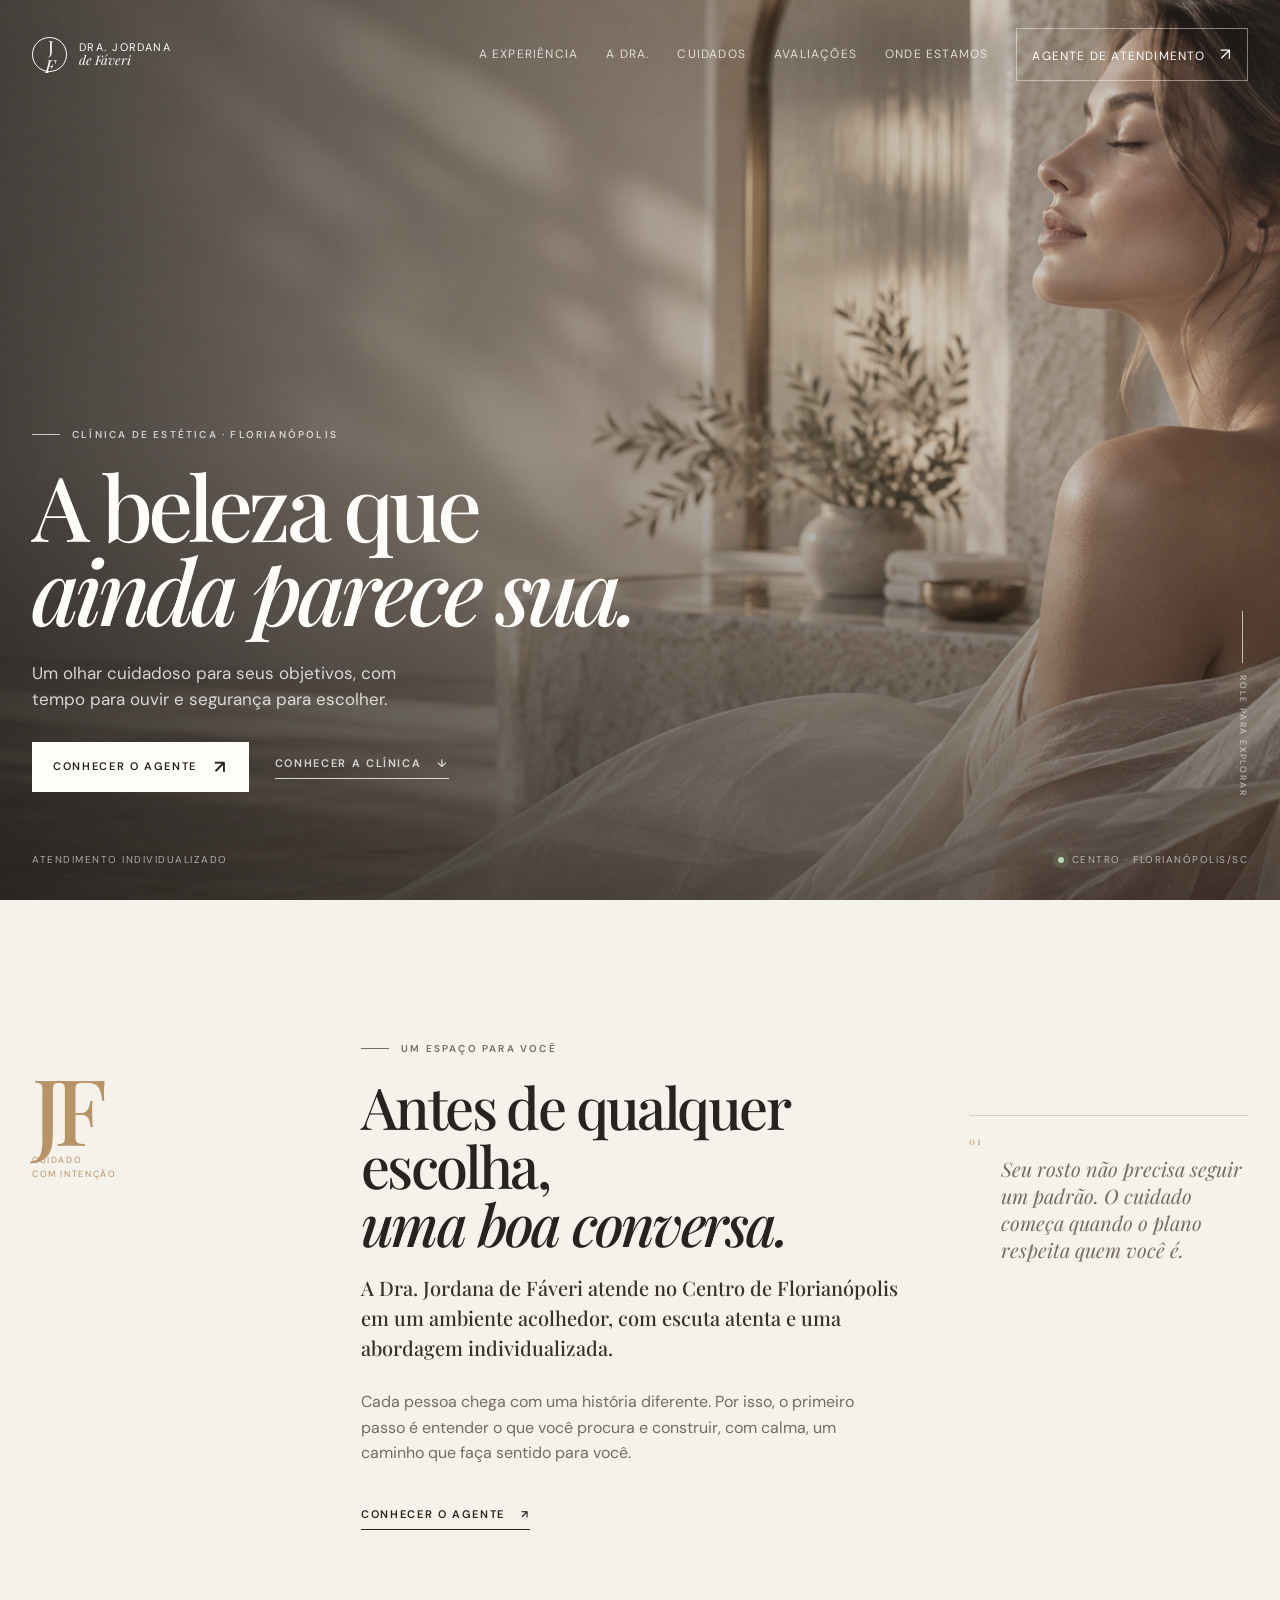
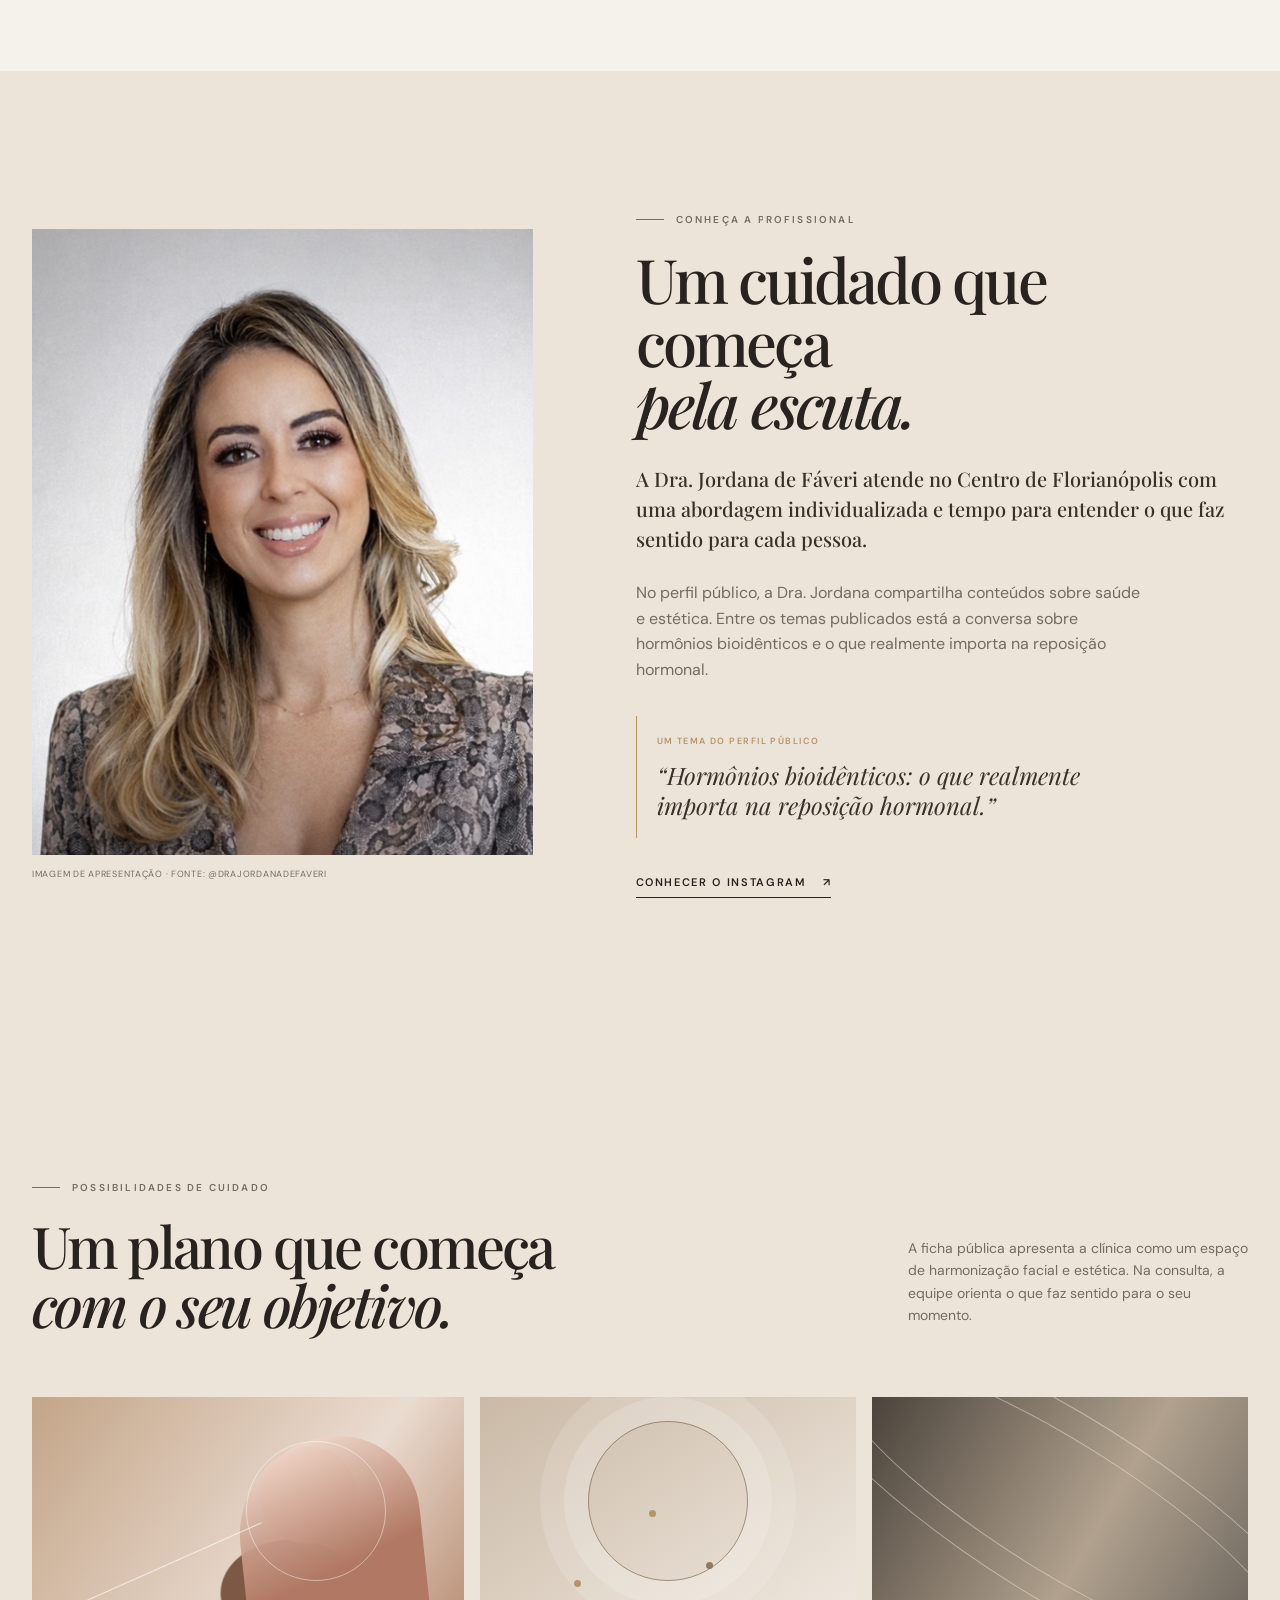
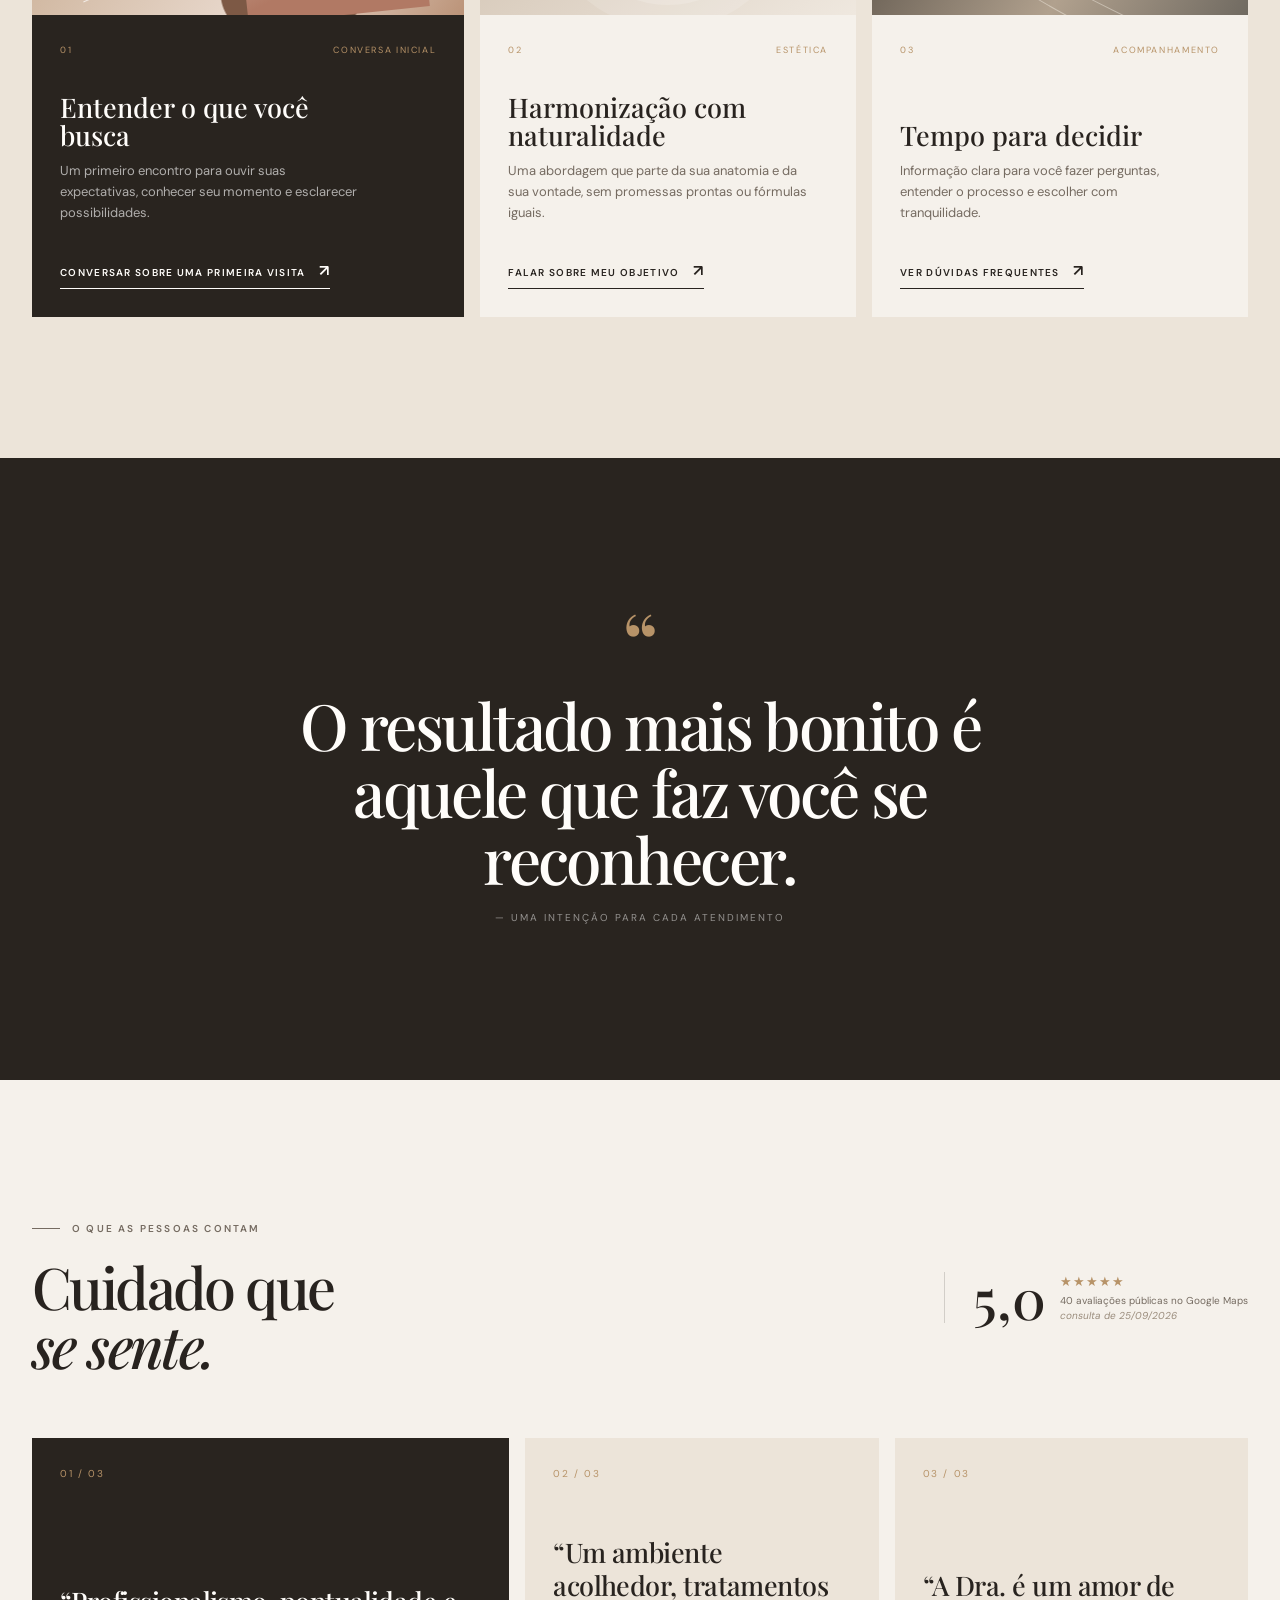
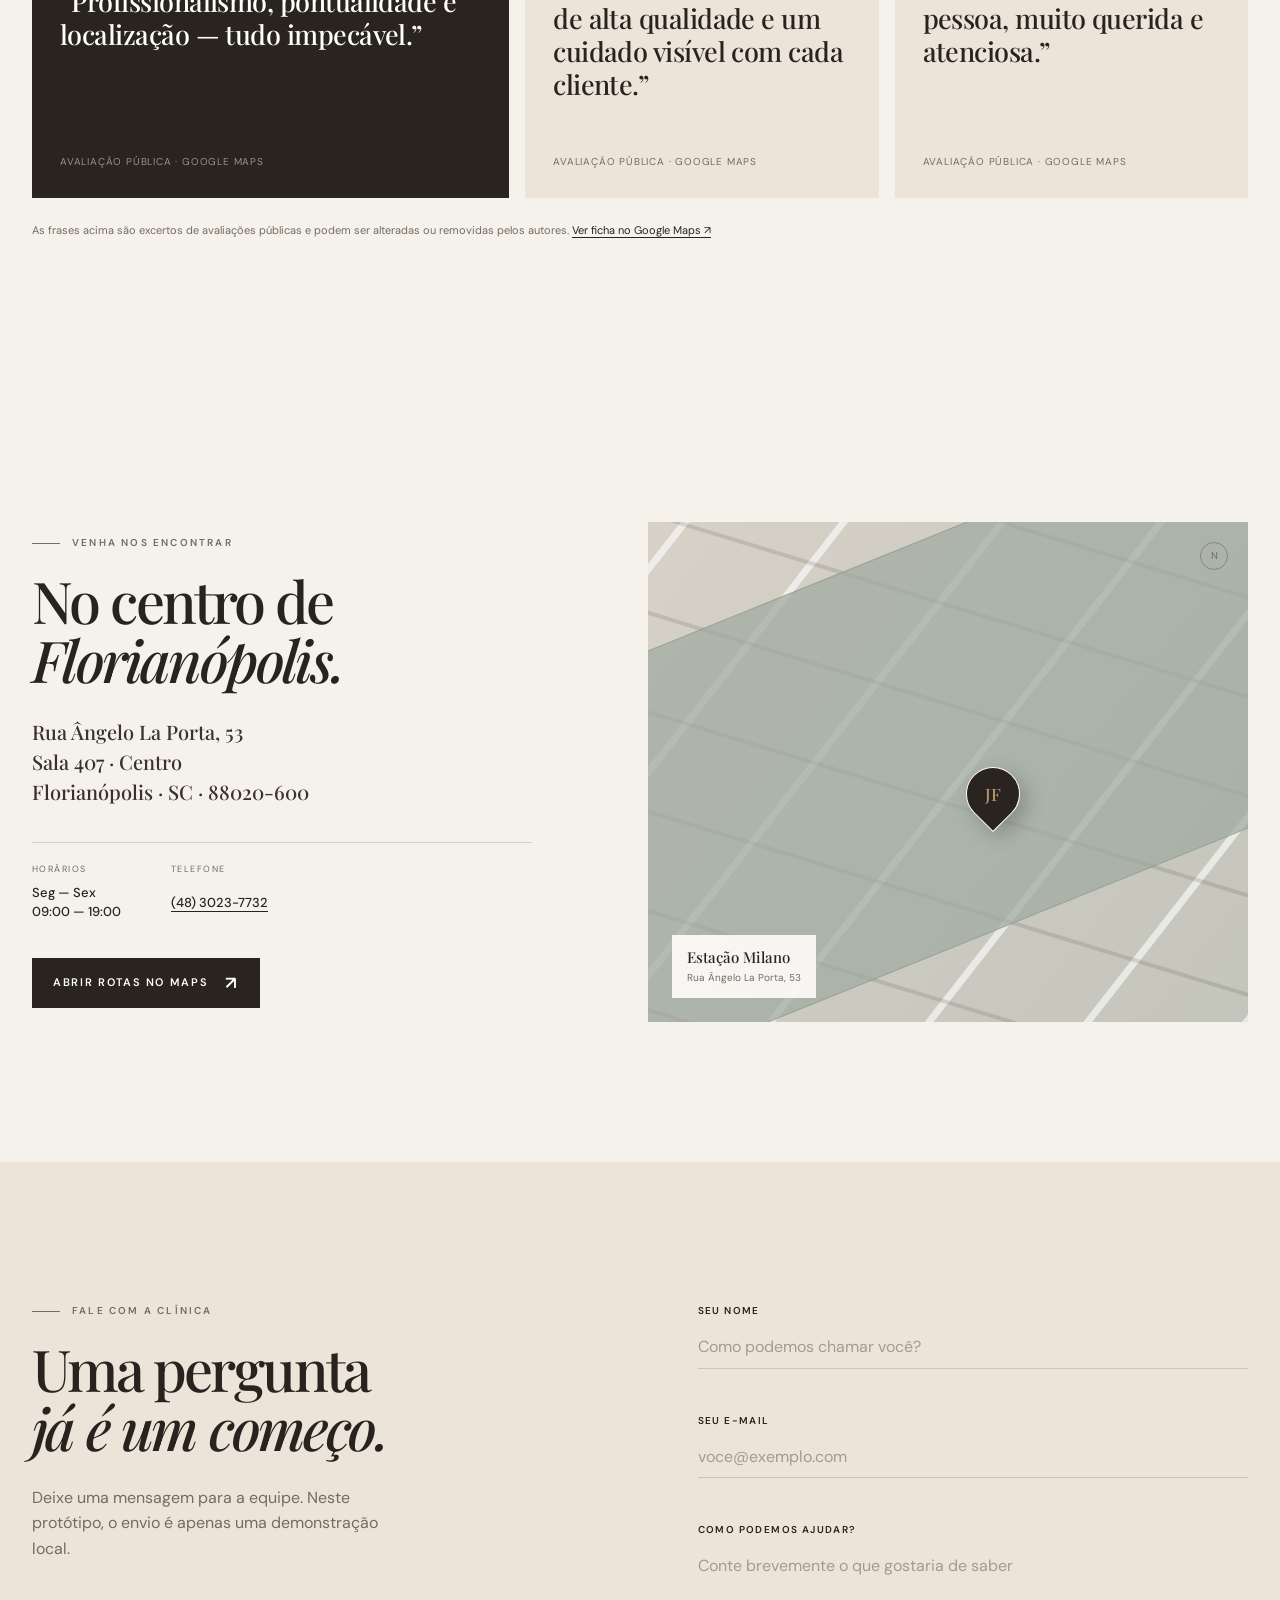
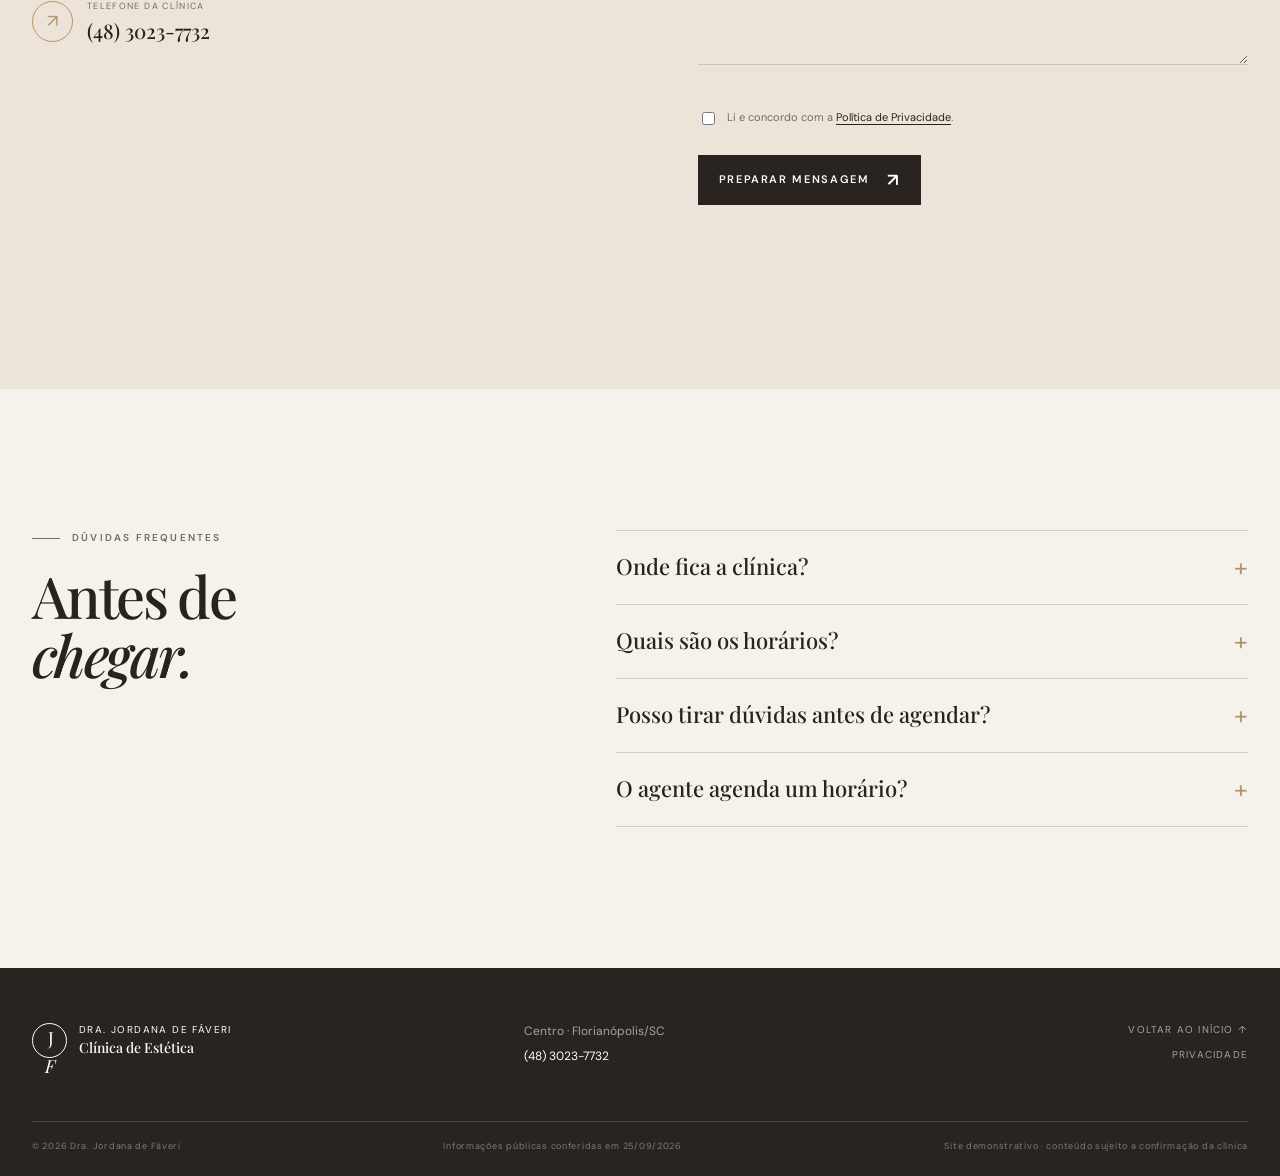
<file: index.html>
<!doctype html>
<html lang="pt-BR">
  <head>
    <meta charset="utf-8" />
    <meta name="viewport" content="width=device-width, initial-scale=1" />
    <meta name="theme-color" content="#f5f1eb" />
    <meta name="description" content="Dra. Jordana de Fáveri — clínica de estética no Centro de Florianópolis. Um atendimento cuidadoso para conversar sobre seus objetivos de beleza." />
    <link rel="canonical" href="https://leandroramos1985.github.io/jordana-de-faveri-clinica-estetica/" />
    <meta property="og:type" content="website" />
    <meta property="og:locale" content="pt_BR" />
    <meta property="og:title" content="Dra. Jordana de Fáveri | Clínica de Estética" />
    <meta property="og:description" content="Cuidado individualizado e uma conversa honesta sobre seus objetivos de beleza, no Centro de Florianópolis." />
    <meta property="og:url" content="https://leandroramos1985.github.io/jordana-de-faveri-clinica-estetica/" />
    <meta name="twitter:card" content="summary_large_image" />
    <link rel="icon" href="public/favicon.svg" type="image/svg+xml" />
    <link rel="preconnect" href="https://fonts.googleapis.com" />
    <link rel="preconnect" href="https://fonts.gstatic.com" crossorigin />
    <link href="https://fonts.googleapis.com/css2?family=DM+Sans:wght@400;500;600&family=Playfair+Display:wght@500;600&display=swap" rel="stylesheet" />
    <link rel="stylesheet" href="styles.css" />
    <script type="application/ld+json">
    {
      "@context": "https://schema.org",
      "@type": "BeautySalon",
      "name": "Dra. Jordana de Fáveri - Clínica de Estética",
      "telephone": "+55 48 3023-7732",
      "address": {
        "@type": "PostalAddress",
        "streetAddress": "Rua Ângelo La Porta, 53 - sala 407",
        "addressLocality": "Florianópolis",
        "addressRegion": "SC",
        "postalCode": "88020-600",
        "addressCountry": "BR"
      },
      "openingHours": ["Mo-Fr 09:00-19:00"],
      "url": "https://leandroramos1985.github.io/jordana-de-faveri-clinica-estetica/"
    }
    </script>
  </head>
  <body>
    <a class="skip-link" href="#conteudo">Pular para o conteúdo</a>
    <header class="site-header" data-header>
      <a class="brand" href="#inicio" aria-label="Dra. Jordana de Fáveri, início">
        <span class="brand-mark">J<span>F</span></span>
        <span class="brand-name">Dra. Jordana<br /><em>de Fáveri</em></span>
      </a>
      <button class="menu-toggle" type="button" aria-expanded="false" aria-controls="mobile-menu">
        <span></span><span></span><span></span><span class="sr-only">Abrir menu</span>
      </button>
      <nav class="desktop-nav" aria-label="Navegação principal">
        <a href="#experiencia">A experiência</a>
        <a href="#dra-jordana">A Dra.</a>
        <a href="#cuidados">Cuidados</a>
        <a href="#avaliacoes">Avaliações</a>
        <a href="#localizacao">Onde estamos</a>
        <a class="nav-cta" href="agente-simulador/">Agente de atendimento <span aria-hidden="true">↗</span></a>
      </nav>
      <nav class="mobile-menu" id="mobile-menu" aria-label="Navegação móvel" hidden>
        <a href="#experiencia">A experiência</a>
        <a href="#dra-jordana">A Dra.</a>
        <a href="#cuidados">Cuidados</a>
        <a href="#avaliacoes">Avaliações</a>
        <a href="#localizacao">Onde estamos</a>
        <a class="nav-cta" href="agente-simulador/">Agente de atendimento <span aria-hidden="true">↗</span></a>
      </nav>
    </header>

    <main id="conteudo">
      <section class="hero" id="inicio" aria-labelledby="hero-title">
        <div class="hero-media" aria-hidden="true">
          <video autoplay muted loop playsinline preload="metadata" poster="public/hero-poster.png">
            <source src="https://cdn.pixabay.com/video/2020/09/25/50705-462349346_large.mp4" type="video/mp4" />
          </video>
          <div class="hero-vignette"></div>
          <div class="hero-grain"></div>
        </div>
        <div class="hero-content page-wrap">
          <p class="eyebrow light"><span class="eyebrow-line"></span> Clínica de estética · Florianópolis</p>
          <h1 id="hero-title">A beleza que<br /><em>ainda parece sua.</em></h1>
          <p class="hero-lede">Um olhar cuidadoso para seus objetivos, com tempo para ouvir e segurança para escolher.</p>
          <div class="hero-actions">
            <a class="button button-light" href="agente-simulador/">Conhecer o agente <span aria-hidden="true">↗</span></a>
            <a class="text-link light-link" href="#experiencia">Conhecer a clínica <span aria-hidden="true">↓</span></a>
          </div>
          <div class="hero-foot">
            <span>Atendimento individualizado</span>
            <span class="hero-location"><span class="pulse-dot"></span> Centro · Florianópolis/SC</span>
          </div>
        </div>
        <div class="scroll-cue" aria-hidden="true"><span></span> role para explorar</div>
      </section>

      <section class="intro section-pad" id="experiencia" aria-labelledby="intro-title">
        <div class="page-wrap intro-grid">
          <div class="intro-stamp reveal"><span>JF</span><small>cuidado<br />com intenção</small></div>
          <div class="intro-copy reveal">
            <p class="eyebrow"><span class="eyebrow-line"></span> Um espaço para você</p>
            <h2 id="intro-title">Antes de qualquer escolha,<br /><em>uma boa conversa.</em></h2>
            <p class="lead">A Dra. Jordana de Fáveri atende no Centro de Florianópolis em um ambiente acolhedor, com escuta atenta e uma abordagem individualizada.</p>
            <p class="body-copy">Cada pessoa chega com uma história diferente. Por isso, o primeiro passo é entender o que você procura e construir, com calma, um caminho que faça sentido para você.</p>
            <a class="text-link dark-link" href="agente-simulador/">Conhecer o agente <span aria-hidden="true">↗</span></a>
          </div>
          <div class="intro-note reveal"><span class="note-number">01</span><p>Seu rosto não precisa seguir um padrão. O cuidado começa quando o plano respeita quem você é.</p></div>
        </div>
      </section>

      <section class="doctor section-pad" id="dra-jordana" aria-labelledby="doctor-title">
        <div class="page-wrap doctor-grid">
          <figure class="doctor-portrait reveal">
            <img src="public/dra-jordana-portrait-original.png" alt="Retrato da Dra. Jordana de Fáveri" loading="lazy" />
            <figcaption>Imagem de apresentação · fonte: @drajordanadefaveri</figcaption>
          </figure>
          <div class="doctor-copy reveal">
            <p class="eyebrow"><span class="eyebrow-line"></span> Conheça a profissional</p>
            <h2 id="doctor-title">Um cuidado que começa<br /><em>pela escuta.</em></h2>
            <p class="lead">A Dra. Jordana de Fáveri atende no Centro de Florianópolis com uma abordagem individualizada e tempo para entender o que faz sentido para cada pessoa.</p>
            <p class="body-copy">No perfil público, a Dra. Jordana compartilha conteúdos sobre saúde e estética. Entre os temas publicados está a conversa sobre hormônios bioidênticos e o que realmente importa na reposição hormonal.</p>
            <div class="doctor-highlight">
              <span>Um tema do perfil público</span>
              <blockquote>“Hormônios bioidênticos: o que realmente importa na reposição hormonal.”</blockquote>
            </div>
            <a class="text-link dark-link" href="https://www.instagram.com/drajordanadefaveri/" target="_blank" rel="noopener noreferrer">Conhecer o Instagram <span aria-hidden="true">↗</span></a>
          </div>
        </div>
      </section>

      <section class="services section-pad" id="cuidados" aria-labelledby="services-title">
        <div class="page-wrap">
          <div class="section-head reveal">
            <div><p class="eyebrow"><span class="eyebrow-line"></span> Possibilidades de cuidado</p><h2 id="services-title">Um plano que começa<br /><em>com o seu objetivo.</em></h2></div>
            <p class="section-intro">A ficha pública apresenta a clínica como um espaço de harmonização facial e estética. Na consulta, a equipe orienta o que faz sentido para o seu momento.</p>
          </div>
          <div class="service-grid">
            <article class="service-card service-card-featured reveal">
              <div class="service-art art-profile"><span class="art-orb"></span><span class="art-line"></span></div>
              <div class="service-meta"><span>01</span><span>conversa inicial</span></div>
              <h3>Entender o que você busca</h3>
              <p>Um primeiro encontro para ouvir suas expectativas, conhecer seu momento e esclarecer possibilidades.</p>
              <a href="agente-simulador/" aria-label="Conversar sobre uma primeira visita">Conversar sobre uma primeira visita <span aria-hidden="true">↗</span></a>
            </article>
            <article class="service-card reveal">
              <div class="service-art art-light"><span class="art-ring"></span><span class="art-dot"></span></div>
              <div class="service-meta"><span>02</span><span>estética</span></div>
              <h3>Harmonização com naturalidade</h3>
              <p>Uma abordagem que parte da sua anatomia e da sua vontade, sem promessas prontas ou fórmulas iguais.</p>
              <a href="agente-simulador/" aria-label="Falar sobre meu objetivo">Falar sobre meu objetivo <span aria-hidden="true">↗</span></a>
            </article>
            <article class="service-card reveal">
              <div class="service-art art-texture"><span class="art-wave"></span><span class="art-wave second"></span></div>
              <div class="service-meta"><span>03</span><span>acompanhamento</span></div>
              <h3>Tempo para decidir</h3>
              <p>Informação clara para você fazer perguntas, entender o processo e escolher com tranquilidade.</p>
              <a href="#faq" aria-label="Ver dúvidas frequentes">Ver dúvidas frequentes <span aria-hidden="true">↗</span></a>
            </article>
          </div>
        </div>
      </section>

      <section class="quote-band" aria-label="Mensagem da clínica">
        <div class="quote-mark">“</div>
        <blockquote>O resultado mais bonito é aquele que faz você se reconhecer.</blockquote>
        <p>— uma intenção para cada atendimento</p>
      </section>

      <section class="reviews section-pad" id="avaliacoes" aria-labelledby="reviews-title">
        <div class="page-wrap">
          <div class="section-head reviews-head reveal">
            <div><p class="eyebrow"><span class="eyebrow-line"></span> O que as pessoas contam</p><h2 id="reviews-title">Cuidado que<br /><em>se sente.</em></h2></div>
            <div class="rating-card"><strong>5,0</strong><span class="stars" aria-label="5 de 5 estrelas">★★★★★</span><small>40 avaliações públicas no Google Maps<br /><em>consulta de 25/09/2026</em></small></div>
          </div>
          <div class="review-grid">
            <figure class="review-card review-large reveal"><span class="review-index">01 / 03</span><blockquote>“Profissionalismo, pontualidade e localização — tudo impecável.”</blockquote><figcaption>Avaliação pública · Google Maps</figcaption></figure>
            <figure class="review-card reveal"><span class="review-index">02 / 03</span><blockquote>“Um ambiente acolhedor, tratamentos de alta qualidade e um cuidado visível com cada cliente.”</blockquote><figcaption>Avaliação pública · Google Maps</figcaption></figure>
            <figure class="review-card reveal"><span class="review-index">03 / 03</span><blockquote>“A Dra. é um amor de pessoa, muito querida e atenciosa.”</blockquote><figcaption>Avaliação pública · Google Maps</figcaption></figure>
          </div>
          <p class="source-note">As frases acima são excertos de avaliações públicas e podem ser alteradas ou removidas pelos autores. <a href="https://www.google.com/maps/place/?q=place_id:ChIJu_QSjX85J5URnbfoq3Bp0Ls" target="_blank" rel="noopener">Ver ficha no Google Maps ↗</a></p>
        </div>
      </section>

      <section class="location section-pad" id="localizacao" aria-labelledby="location-title">
        <div class="page-wrap location-grid">
          <div class="location-copy reveal"><p class="eyebrow"><span class="eyebrow-line"></span> Venha nos encontrar</p><h2 id="location-title">No centro de<br /><em>Florianópolis.</em></h2><p class="lead">Rua Ângelo La Porta, 53<br />Sala 407 · Centro<br />Florianópolis · SC · 88020-600</p><div class="location-details"><div><span>Horários</span><strong>Seg — Sex<br />09:00 — 19:00</strong></div><div><span>Telefone</span><strong><a href="tel:+554830237732">(48) 3023-7732</a></strong></div></div><a class="button button-dark" href="https://www.google.com/maps/dir/?api=1&destination=Rua+Ângelo+La+Porta,+53,+Florianópolis,+SC" target="_blank" rel="noopener">Abrir rotas no Maps <span aria-hidden="true">↗</span></a></div>
          <div class="map-card reveal"><div class="map-grid"></div><div class="map-pin" aria-hidden="true"><span>JF</span></div><div class="map-label"><strong>Estação Milano</strong><span>Rua Ângelo La Porta, 53</span></div><div class="map-compass">N</div></div>
        </div>
      </section>

      <section class="contact section-pad" id="contato" aria-labelledby="contact-title">
        <div class="page-wrap contact-grid"><div class="contact-copy reveal"><p class="eyebrow"><span class="eyebrow-line"></span> Fale com a clínica</p><h2 id="contact-title">Uma pergunta<br /><em>já é um começo.</em></h2><p>Deixe uma mensagem para a equipe. Neste protótipo, o envio é apenas uma demonstração local.</p><a class="contact-phone" href="tel:+554830237732"><span class="phone-icon">↗</span><span><small>Telefone da clínica</small><strong>(48) 3023-7732</strong></span></a></div>
          <form class="contact-form reveal" id="contact-form" novalidate><div class="form-field"><label for="name">Seu nome</label><input id="name" name="name" autocomplete="name" required placeholder="Como podemos chamar você?" /><span class="field-error" data-error-for="name"></span></div><div class="form-field"><label for="email">Seu e-mail</label><input id="email" name="email" type="email" autocomplete="email" required placeholder="voce@exemplo.com" /><span class="field-error" data-error-for="email"></span></div><div class="form-field"><label for="message">Como podemos ajudar?</label><textarea id="message" name="message" rows="4" required placeholder="Conte brevemente o que gostaria de saber"></textarea><span class="field-error" data-error-for="message"></span></div><label class="consent"><input type="checkbox" id="consent" required /><span>Li e concordo com a <a href="privacy.html">Política de Privacidade</a>.</span></label><button class="button button-dark" type="submit">Preparar mensagem <span aria-hidden="true">↗</span></button><p class="form-status" role="status" aria-live="polite"></p></form>
        </div>
      </section>

      <section class="faq section-pad" id="faq" aria-labelledby="faq-title"><div class="page-wrap faq-wrap"><div><p class="eyebrow"><span class="eyebrow-line"></span> Dúvidas frequentes</p><h2 id="faq-title">Antes de<br /><em>chegar.</em></h2></div><div class="faq-list"><details><summary>Onde fica a clínica?<span>+</span></summary><p>A clínica fica na Rua Ângelo La Porta, 53, sala 407, no Centro de Florianópolis, dentro da Estação Milano.</p></details><details><summary>Quais são os horários?<span>+</span></summary><p>O horário público informado é de segunda a sexta, das 09:00 às 19:00. Sábados e domingos: fechado.</p></details><details><summary>Posso tirar dúvidas antes de agendar?<span>+</span></summary><p>Sim. O primeiro passo é uma conversa para entender seu objetivo e esclarecer possibilidades. A confirmação de disponibilidade acontece diretamente com a equipe.</p></details><details><summary>O agente agenda um horário?<span>+</span></summary><p>Não. Esta página apresenta o agente de atendimento separadamente; o agendamento depende da equipe da clínica.</p></details></div></div></section>
    </main>

    <footer class="site-footer"><div class="page-wrap footer-main"><div class="footer-brand"><span class="brand-mark">J<span>F</span></span><p>Dra. Jordana de Fáveri<br /><em>Clínica de Estética</em></p></div><div class="footer-contact"><span>Centro · Florianópolis/SC</span><a href="tel:+554830237732">(48) 3023-7732</a></div><div class="footer-links"><a href="#inicio">Voltar ao início ↑</a><a href="privacy.html">Privacidade</a></div></div><div class="page-wrap footer-bottom"><span>© 2026 Dra. Jordana de Fáveri</span><span>Informações públicas conferidas em 25/09/2026</span><span>Site demonstrativo · conteúdo sujeito a confirmação da clínica</span></div></footer>
    <a class="mobile-cta" href="agente-simulador/">Agente de atendimento <span aria-hidden="true">↗</span></a>

    <dialog class="privacy-dialog" id="privacy" data-privacy-dialog aria-labelledby="privacy-dialog-title"><div class="dialog-head"><span class="brand-mark">J<span>F</span></span><button type="button" data-privacy-close aria-label="Fechar">×</button></div><h2 id="privacy-dialog-title">Privacidade no protótipo</h2><p>Esta demonstração não envia formulários, não cria agendamentos e não coleta dados em servidor. Esta demonstração não envia dados e vive somente nesta sessão do navegador.</p><a href="privacy.html">Ler a política completa ↗</a></dialog>
    <script src="script.js" defer></script>
  </body>
</html>
</file>
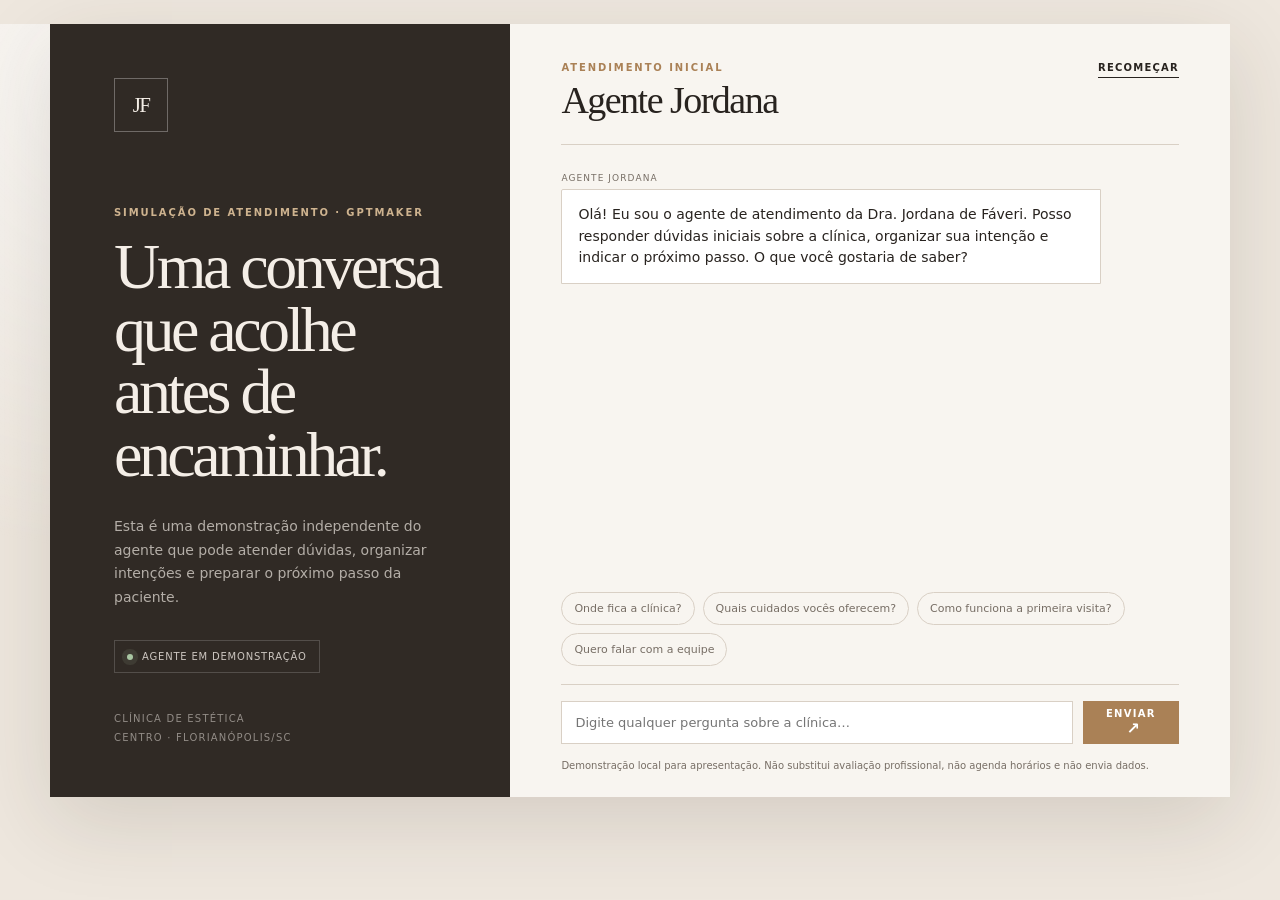
<file: agente-simulador/index.html>
<!doctype html>
<html lang="pt-BR">
  <head>
    <meta charset="utf-8" />
    <meta name="viewport" content="width=device-width, initial-scale=1" />
    <meta name="description" content="Simulador demonstrativo de agente de atendimento para a Clínica Dra. Jordana de Fáveri." />
    <title>Agente Jordana · Simulação GPTMaker</title>
    <link rel="stylesheet" href="style.css" />
  </head>
  <body>
    <main class="app-shell">
      <aside class="intro-panel">
        <div class="brand-mark" aria-hidden="true">JF</div>
        <p class="eyebrow">Simulação de atendimento · GPTMaker</p>
        <h1>Uma conversa que acolhe antes de encaminhar.</h1>
        <p class="intro-copy">Esta é uma demonstração independente do agente que pode atender dúvidas, organizar intenções e preparar o próximo passo da paciente.</p>
        <div class="status-pill"><span></span> Agente em demonstração</div>
        <div class="intro-meta">
          <span>Clínica de Estética</span>
          <span>Centro · Florianópolis/SC</span>
        </div>
      </aside>

      <section class="chat-panel" aria-labelledby="chat-title">
        <header class="chat-header">
          <div>
            <p class="eyebrow">Atendimento inicial</p>
            <h2 id="chat-title">Agente Jordana</h2>
          </div>
          <button class="reset-button" type="button" data-reset>Recomeçar</button>
        </header>

        <div class="chat-log" data-chat-log aria-live="polite" aria-label="Conversa com o agente"></div>

        <div class="suggestions" data-suggestions aria-label="Perguntas sugeridas">
          <button type="button" data-suggestion="Onde fica a clínica e qual é o horário?">Onde fica a clínica?</button>
          <button type="button" data-suggestion="Quais procedimentos vocês oferecem?">Quais cuidados vocês oferecem?</button>
          <button type="button" data-suggestion="Como funciona a primeira conversa?">Como funciona a primeira visita?</button>
          <button type="button" data-suggestion="Quero falar com a equipe.">Quero falar com a equipe</button>
        </div>

        <form class="composer" data-chat-form>
          <label class="sr-only" for="message">Digite sua pergunta</label>
          <textarea id="message" rows="1" maxlength="600" placeholder="Digite qualquer pergunta sobre a clínica…" data-message required></textarea>
          <button type="submit" aria-label="Enviar pergunta">Enviar <span aria-hidden="true">↗</span></button>
        </form>
        <p class="disclaimer">Demonstração local para apresentação. Não substitui avaliação profissional, não agenda horários e não envia dados.</p>
      </section>
    </main>
    <script src="app.js" defer></script>
  </body>
</html>
</file>
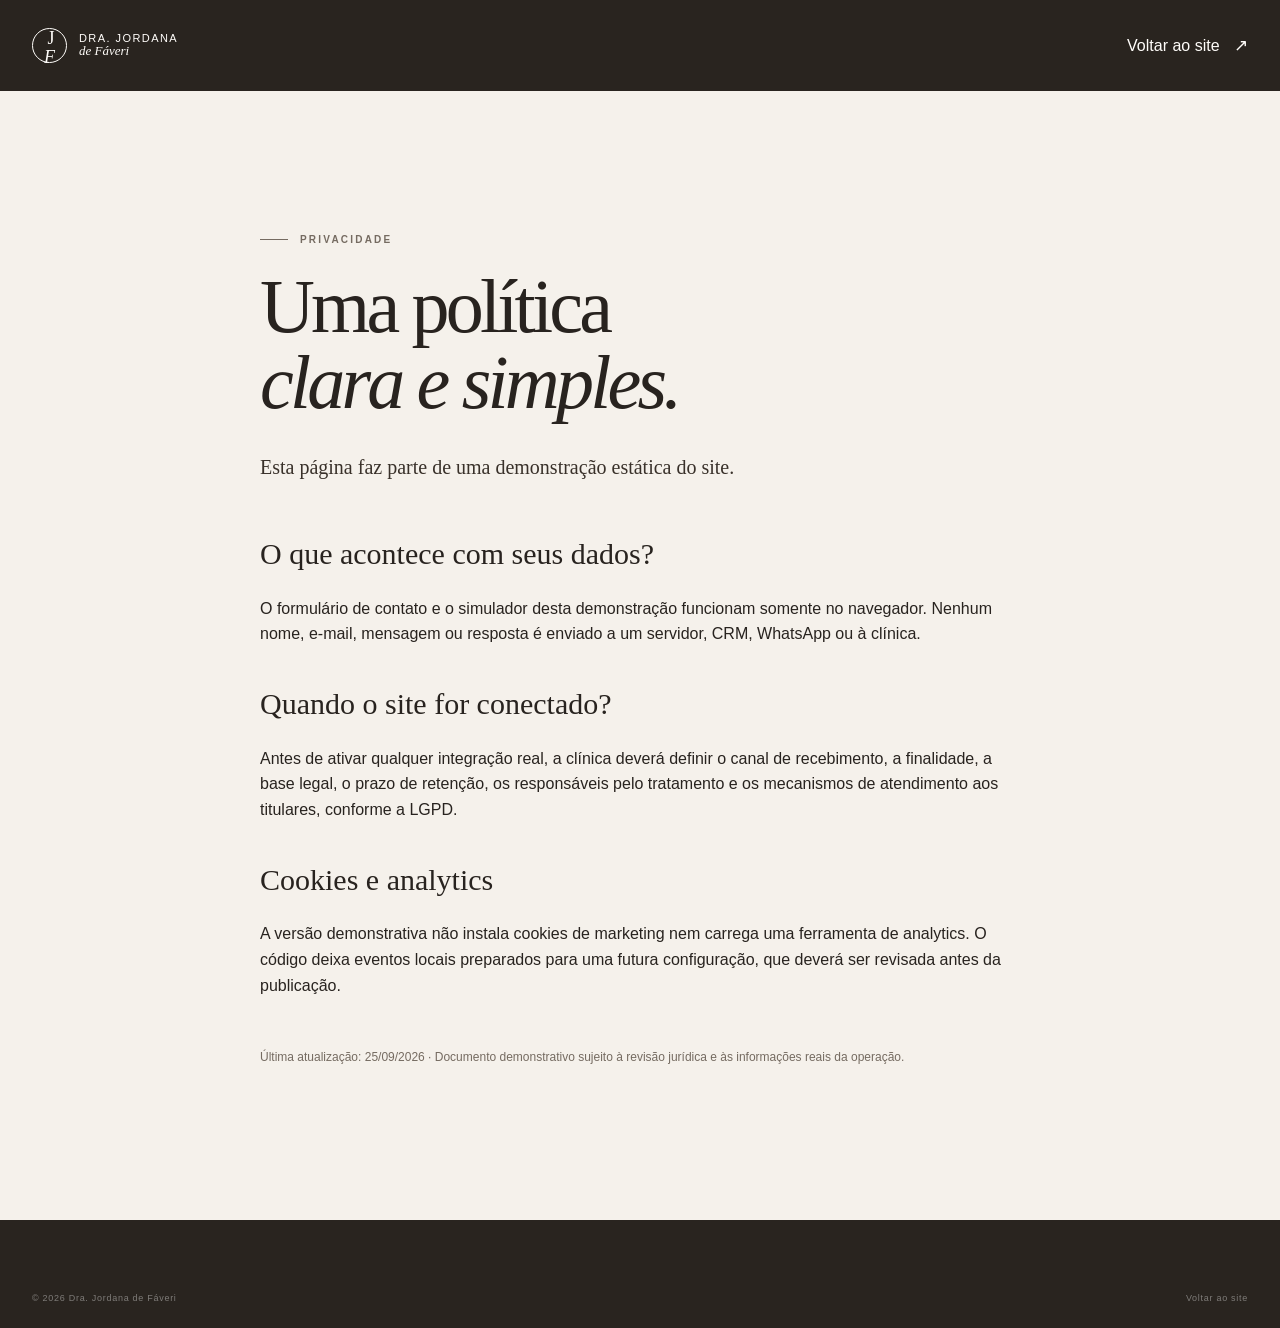
<file: privacy.html>
<!doctype html><html lang="pt-BR"><head><meta charset="utf-8"><meta name="viewport" content="width=device-width, initial-scale=1"><title>Política de Privacidade | Dra. Jordana de Fáveri</title><meta name="description" content="Política de privacidade da demonstração do site da Dra. Jordana de Fáveri."><link rel="icon" href="public/favicon.svg" type="image/svg+xml"><link rel="stylesheet" href="styles.css"></head><body><header class="site-header" style="position:relative;background:#29241f"><a class="brand" href="index.html"><span class="brand-mark">J<span>F</span></span><span class="brand-name">Dra. Jordana<br><em>de Fáveri</em></span></a><a class="nav-cta" href="index.html">Voltar ao site <span aria-hidden="true">↗</span></a></header><main class="section-pad"><div class="page-wrap" style="max-width:760px"><p class="eyebrow"><span class="eyebrow-line"></span> Privacidade</p><h1 style="font:500 clamp(44px,6vw,76px)/1 var(--serif);letter-spacing:-.05em;margin:0 0 32px">Uma política<br><em>clara e simples.</em></h1><p class="lead">Esta página faz parte de uma demonstração estática do site.</p><h2 style="font:500 30px var(--serif);margin-top:55px">O que acontece com seus dados?</h2><p>O formulário de contato e o simulador desta demonstração funcionam somente no navegador. Nenhum nome, e-mail, mensagem ou resposta é enviado a um servidor, CRM, WhatsApp ou à clínica.</p><h2 style="font:500 30px var(--serif);margin-top:40px">Quando o site for conectado?</h2><p>Antes de ativar qualquer integração real, a clínica deverá definir o canal de recebimento, a finalidade, a base legal, o prazo de retenção, os responsáveis pelo tratamento e os mecanismos de atendimento aos titulares, conforme a LGPD.</p><h2 style="font:500 30px var(--serif);margin-top:40px">Cookies e analytics</h2><p>A versão demonstrativa não instala cookies de marketing nem carrega uma ferramenta de analytics. O código deixa eventos locais preparados para uma futura configuração, que deverá ser revisada antes da publicação.</p><p style="margin-top:50px;color:var(--muted);font-size:12px">Última atualização: 25/09/2026 · Documento demonstrativo sujeito à revisão jurídica e às informações reais da operação.</p></div></main><footer class="site-footer"><div class="page-wrap footer-bottom" style="margin-top:0;border-top:0"><span>© 2026 Dra. Jordana de Fáveri</span><span><a href="index.html">Voltar ao site</a></span></div></footer></body></html>
</file>
<file: styles.css>
:root{--paper:#f5f1eb;--cream:#ece4d9;--ink:#28231f;--muted:#756b61;--line:rgba(40,35,31,.17);--dark:#29241f;--dark-2:#39312a;--gold:#b79368;--white:#fffdfa;--serif:"Playfair Display",Georgia,serif;--sans:"DM Sans",Arial,sans-serif;--wrap:1240px;--shadow:0 22px 70px rgba(42,34,27,.12)}
*{box-sizing:border-box}html{scroll-behavior:smooth}body{margin:0;background:var(--paper);color:var(--ink);font-family:var(--sans);font-size:16px;line-height:1.6}a{color:inherit;text-decoration:none}button,input,textarea{font:inherit}button{cursor:pointer}::selection{background:var(--gold);color:var(--white)}.page-wrap{width:min(calc(100% - 64px),var(--wrap));margin-inline:auto}.sr-only{position:absolute;width:1px;height:1px;overflow:hidden;clip:rect(0 0 0 0);white-space:nowrap}.skip-link{position:fixed;top:12px;left:12px;background:var(--dark);color:#fff;padding:10px 16px;z-index:100;transform:translateY(-150%);transition:transform .2s}.skip-link:focus{transform:translateY(0)}:focus-visible{outline:2px solid var(--gold);outline-offset:4px}
.site-header{position:absolute;top:0;left:0;right:0;z-index:10;display:flex;align-items:center;justify-content:space-between;padding:28px max(32px,calc((100vw - var(--wrap))/2));color:var(--white)}.brand{display:flex;align-items:center;gap:12px;line-height:1.05}.brand-mark{width:35px;height:35px;border:1px solid currentColor;border-radius:50%;display:grid;place-items:center;font-family:var(--serif);font-size:18px;letter-spacing:-3px}.brand-mark span{font-style:italic;margin-left:-3px}.brand-name{font-size:11px;letter-spacing:.13em;text-transform:uppercase}.brand-name em{font-family:var(--serif);font-size:13px;letter-spacing:0;text-transform:none}.desktop-nav{display:flex;align-items:center;gap:28px;font-size:12px;letter-spacing:.1em;text-transform:uppercase}.desktop-nav a{opacity:.78;transition:opacity .25s}.desktop-nav a:hover{opacity:1}.desktop-nav .nav-cta{opacity:1;border:1px solid rgba(255,255,255,.44);padding:12px 15px}.nav-cta span{font-size:17px;margin-left:10px}.menu-toggle,.mobile-menu{display:none}
.hero{position:relative;min-height:760px;height:100svh;max-height:980px;display:flex;align-items:flex-end;overflow:hidden;color:var(--white);background:#3b3229}.hero-media,.hero-media video,.hero-vignette,.hero-grain{position:absolute;inset:0;width:100%;height:100%}.hero-media video{object-fit:cover;filter:saturate(.73) contrast(.9);transform:scale(1.04)}.hero-vignette{background:linear-gradient(90deg,rgba(18,14,11,.72) 0%,rgba(18,14,11,.18) 65%,rgba(18,14,11,.12) 100%),linear-gradient(0deg,rgba(18,14,11,.5),transparent 50%)}.hero-grain{opacity:.1;background-image:url("data:image/svg+xml,%3Csvg viewBox='0 0 180 180' xmlns='http://www.w3.org/2000/svg'%3E%3Cfilter id='n'%3E%3CfeTurbulence type='fractalNoise' baseFrequency='.8' numOctaves='3' stitchTiles='stitch'/%3E%3C/filter%3E%3Crect width='100%25' height='100%25' filter='url(%23n)' opacity='.28'/%3E%3C/svg%3E");mix-blend-mode:soft-light}.hero-content{position:relative;padding-bottom:clamp(90px,12vh,150px)}.eyebrow{margin:0 0 20px;display:flex;align-items:center;gap:12px;color:var(--muted);font-size:10px;font-weight:600;letter-spacing:.22em;text-transform:uppercase}.eyebrow.light{color:rgba(255,255,255,.72)}.eyebrow-line{display:inline-block;width:28px;height:1px;background:currentColor}.hero h1{max-width:750px;margin:0;font:500 clamp(54px,7vw,108px)/.94 var(--serif);letter-spacing:-.055em}.hero h1 em,h1 em,h2 em{font-style:italic;font-weight:500}.hero-lede{max-width:410px;margin:30px 0 30px;color:rgba(255,255,255,.79);font-size:17px;line-height:1.5}.hero-actions{display:flex;align-items:center;gap:26px}.button{display:inline-flex;align-items:center;justify-content:center;gap:17px;min-height:50px;padding:13px 20px;border:1px solid transparent;font-size:11px;font-weight:600;letter-spacing:.15em;text-transform:uppercase;transition:transform .25s,background .25s,border .25s}.button:hover{transform:translateY(-2px)}.button span{font-size:18px;line-height:0}.button-light{background:var(--white);color:var(--dark)}.button-dark{background:var(--dark);color:var(--white)}.text-link{display:inline-flex;align-items:center;gap:16px;border-bottom:1px solid currentColor;padding-bottom:6px;font-size:11px;font-weight:600;letter-spacing:.15em;text-transform:uppercase}.light-link{color:rgba(255,255,255,.78)}.dark-link{color:var(--ink)}.hero-foot{position:absolute;bottom:32px;left:0;right:0;display:flex;justify-content:space-between;color:rgba(255,255,255,.61);font-size:10px;letter-spacing:.15em;text-transform:uppercase}.hero-location{display:flex;align-items:center;gap:8px}.pulse-dot,.status-dot{display:inline-block;width:6px;height:6px;border-radius:50%;background:#b7d9b4;box-shadow:0 0 0 5px rgba(183,217,180,.12)}.scroll-cue{position:absolute;right:30px;bottom:104px;display:flex;align-items:center;gap:12px;color:rgba(255,255,255,.65);font-size:9px;letter-spacing:.2em;text-transform:uppercase;writing-mode:vertical-rl}.scroll-cue span{width:1px;height:52px;background:currentColor}
.section-pad{padding:clamp(88px,11vw,160px) 0}.intro{background:var(--paper)}.intro-grid{display:grid;grid-template-columns:1fr minmax(420px,2fr) 1fr;gap:50px;align-items:start}.intro-stamp{padding-top:30px;color:var(--gold);display:flex;flex-direction:column;align-items:flex-start;gap:10px}.intro-stamp span{font:500 92px/.8 var(--serif);letter-spacing:-.1em}.intro-stamp small{font-size:9px;line-height:1.5;letter-spacing:.18em;text-transform:uppercase}.intro-copy h2,.section-head h2,.location-copy h2,.contact-copy h2,.faq h2,.simulator-intro h2{margin:0;font:500 clamp(38px,4.5vw,66px)/1.02 var(--serif);letter-spacing:-.045em}.lead{font:500 20px/1.5 var(--serif);max-width:590px;color:var(--dark-2)}.body-copy{max-width:510px;margin:26px 0 34px;color:var(--muted)}.intro-note{border-top:1px solid var(--line);margin-top:74px;padding-top:19px;display:flex;gap:18px;color:var(--muted);font:italic 20px/1.35 var(--serif)}.note-number{font:var(--sans);font-size:10px;letter-spacing:.18em;color:var(--gold);font-style:normal}
.services{background:var(--cream)}.section-head{display:flex;justify-content:space-between;align-items:end;gap:60px;margin-bottom:64px}.section-intro{max-width:340px;margin:0 0 7px;color:var(--muted);font-size:14px}.service-grid{display:grid;grid-template-columns:1.15fr 1fr 1fr;gap:16px}.service-card{position:relative;min-height:510px;padding:28px;background:var(--paper);display:flex;flex-direction:column;transition:transform .35s,box-shadow .35s}.service-card:hover{transform:translateY(-8px);box-shadow:var(--shadow)}.service-card-featured{background:var(--dark);color:var(--white)}.service-art{height:218px;margin:-28px -28px 28px;position:relative;overflow:hidden;background:#ded2c4}.art-profile{background:radial-gradient(circle at 64% 45%,#e8bda5 0 16%,transparent 16.3%),radial-gradient(ellipse at 60% 90%,#7d5945 0 19%,transparent 19.5%),linear-gradient(125deg,#c3a588,#eadbd0 65%,#bb9378)}.art-profile:before{content:"";position:absolute;inset:18% 10% 0 48%;border-radius:55% 45% 0 0;background:linear-gradient(160deg,rgba(255,239,228,.8),#b17964 68%);transform:rotate(-6deg)}.art-orb{position:absolute;width:140px;height:140px;border:1px solid rgba(255,255,255,.45);border-radius:50%;right:18%;top:20%;z-index:1}.art-line{position:absolute;left:10%;bottom:24%;width:45%;height:1px;background:rgba(255,255,255,.65);transform:rotate(-24deg)}.art-light{background:linear-gradient(145deg,#cab9a6,#efe8df)}.art-ring{position:absolute;width:160px;height:160px;top:24px;left:50%;transform:translateX(-50%);border:1px solid rgba(108,82,58,.55);border-radius:50%;box-shadow:0 0 0 24px rgba(255,255,255,.16),0 0 0 48px rgba(255,255,255,.13)}.art-dot{position:absolute;bottom:28px;left:25%;width:7px;height:7px;background:var(--gold);border-radius:50%;box-shadow:75px -70px 0 var(--gold),132px -18px 0 #8e7963}.art-texture{background:linear-gradient(120deg,#4b443c,#b1a18e 60%,#706a61)}.art-wave{position:absolute;inset:20% -20%;border:1px solid rgba(244,238,227,.47);border-radius:50%;transform:rotate(32deg)}.art-wave.second{inset:8% -35%;transform:rotate(32deg)}.service-meta{display:flex;justify-content:space-between;margin-bottom:auto;color:var(--gold);font-size:9px;letter-spacing:.18em;text-transform:uppercase}.service-card h3{max-width:275px;margin:35px 0 12px;font:500 27px/1.05 var(--serif)}.service-card p{max-width:300px;min-height:73px;margin:0 0 24px;color:var(--muted);font-size:13px}.service-card-featured p{color:rgba(255,255,255,.63)}.service-card a{align-self:flex-start;border-bottom:1px solid currentColor;padding-bottom:4px;font-size:10px;font-weight:600;letter-spacing:.13em;text-transform:uppercase}.service-card a span{margin-left:10px;font-size:16px}
.quote-band{padding:clamp(90px,12vw,180px) 24px;background:var(--dark);color:var(--white);text-align:center}.quote-mark{color:var(--gold);font:500 85px/.7 var(--serif)}.quote-band blockquote{max-width:800px;margin:20px auto 18px;font:500 clamp(30px,5vw,66px)/1.05 var(--serif);letter-spacing:-.04em}.quote-band p{margin:0;color:rgba(255,255,255,.5);font-size:10px;letter-spacing:.2em;text-transform:uppercase}
.reviews{background:var(--paper)}.reviews-head{align-items:center}.rating-card{display:grid;grid-template-columns:auto 1fr;column-gap:14px;align-items:center;border-left:1px solid var(--line);padding-left:28px}.rating-card strong{grid-row:span 2;font:500 55px/.9 var(--serif)}.stars{color:var(--gold);font-size:13px;letter-spacing:.08em}.rating-card small{color:var(--muted);font-size:10px;line-height:1.5}.rating-card em{color:#9a8c7c}.review-grid{display:grid;grid-template-columns:1.35fr 1fr 1fr;gap:16px}.review-card{min-height:275px;margin:0;padding:28px;background:var(--cream);display:flex;flex-direction:column}.review-large{min-height:360px;background:var(--dark);color:var(--white)}.review-index{color:var(--gold);font-size:10px;letter-spacing:.16em}.review-card blockquote{margin:auto 0;font:500 27px/1.22 var(--serif);letter-spacing:-.02em}.review-card figcaption{color:var(--muted);font-size:10px;letter-spacing:.08em;text-transform:uppercase}.review-large figcaption{color:rgba(255,255,255,.5)}.source-note{margin:24px 0 0;color:var(--muted);font-size:11px}.source-note a{color:var(--ink);border-bottom:1px solid currentColor}
.simulator-section{background:var(--dark-2);color:var(--white)}.simulator-wrap{display:grid;grid-template-columns:minmax(250px,.75fr) minmax(440px,1.15fr);gap:clamp(40px,8vw,130px);align-items:center}.simulator-intro h2{font-size:clamp(42px,5vw,70px)}.simulator-intro>p:not(.eyebrow){max-width:360px;margin:28px 0;color:rgba(255,255,255,.66);font-size:14px}.simulator-badge{display:inline-flex;align-items:center;gap:10px;color:rgba(255,255,255,.52);font-size:10px;letter-spacing:.13em;text-transform:uppercase}.simulator-card{background:var(--paper);color:var(--ink);padding:26px 28px 18px;box-shadow:0 25px 80px rgba(0,0,0,.2)}.simulator-top{display:flex;justify-content:space-between;color:var(--muted);font-size:9px;letter-spacing:.14em;text-transform:uppercase}.sim-status{display:flex;align-items:center;gap:7px}.status-dot{width:5px;height:5px;background:#8fb08c}.sim-progress{height:2px;margin:17px 0 35px;background:var(--line)}.sim-progress span{display:block;height:100%;width:33%;background:var(--gold);transition:width .35s}.sim-panel h3{max-width:430px;margin:0 0 8px;font:500 32px/1.1 var(--serif);letter-spacing:-.03em}.sim-kicker{margin:0 0 9px;color:var(--gold);font-size:10px;font-weight:600;letter-spacing:.19em;text-transform:uppercase}.sim-helper{margin:0 0 25px;color:var(--muted);font-size:13px}.choice-grid{display:grid;grid-template-columns:1fr 1fr;gap:9px}.choice{min-height:77px;padding:14px;text-align:left;border:1px solid var(--line);background:transparent;color:var(--ink);font-size:12px;line-height:1.35;transition:background .2s,border .2s,transform .2s}.choice:hover{border-color:var(--gold);background:rgba(183,147,104,.08);transform:translateY(-2px)}.choice-icon{display:block;margin-bottom:8px;color:var(--gold);font-size:20px}.choice-stack{display:grid;gap:9px}.choice-wide{display:flex;align-items:center;gap:15px;min-height:57px}.choice-wide>span{min-width:54px;color:var(--gold);font-size:10px;letter-spacing:.1em}.choice-wide b{margin-left:auto;color:var(--gold);font-size:17px;font-weight:400}.back-step{margin:0 0 25px;border:0;background:transparent;color:var(--muted);font-size:10px;letter-spacing:.13em;text-transform:uppercase}.sim-result{text-align:left}.result-icon{display:grid;place-items:center;width:45px;height:45px;margin-bottom:25px;border:1px solid var(--gold);border-radius:50%;color:var(--gold);font-size:20px}.summary-box{margin:20px 0;background:var(--cream);padding:14px;font-size:12px;line-height:1.75}.summary-box strong{display:block;color:var(--gold);font-size:9px;letter-spacing:.12em;text-transform:uppercase}.restart{display:block;margin-top:20px;border:0;border-bottom:1px solid var(--line);background:transparent;padding:0 0 3px;color:var(--muted);font-size:10px;letter-spacing:.12em;text-transform:uppercase}.simulator-privacy{margin-top:25px;padding-top:15px;border-top:1px solid var(--line);color:var(--muted);font-size:10px}.simulator-privacy button{border:0;border-bottom:1px solid currentColor;background:transparent;color:inherit;font-size:inherit}
.location{background:var(--paper)}.location-grid{display:grid;grid-template-columns:1fr 1.2fr;gap:clamp(50px,9vw,140px);align-items:center}.location-copy .lead{margin:28px 0}.location-details{display:flex;gap:50px;margin:35px 0 36px;border-top:1px solid var(--line);padding-top:19px}.location-details div{display:grid;gap:7px}.location-details span{color:var(--muted);font-size:9px;letter-spacing:.16em;text-transform:uppercase}.location-details strong{font-size:13px;font-weight:500;line-height:1.5}.location-details a{border-bottom:1px solid currentColor}.map-card{position:relative;min-height:500px;overflow:hidden;background:#ddd2c1}.map-grid{position:absolute;inset:-25%;transform:rotate(-17deg);background:repeating-linear-gradient(34deg,transparent 0 55px,rgba(80,70,59,.16) 56px 59px,transparent 60px 95px),repeating-linear-gradient(145deg,transparent 0 76px,rgba(255,255,255,.6) 77px 83px,transparent 84px 125px),linear-gradient(145deg,#ded4c5,#bfc2b5);filter:saturate(.7)}.map-grid:after{content:"";position:absolute;inset:20% 0 28%;background:rgba(157,172,157,.72);border-block:1px solid rgba(94,120,101,.3);transform:rotate(-5deg)}.map-pin{position:absolute;top:49%;left:53%;display:grid;place-items:center;width:54px;height:54px;border:1px solid var(--white);border-radius:50% 50% 50% 0;transform:rotate(-45deg);background:var(--dark);box-shadow:0 10px 20px rgba(0,0,0,.2)}.map-pin span{transform:rotate(45deg);color:var(--gold);font:500 17px var(--serif)}.map-label{position:absolute;left:24px;bottom:24px;display:grid;gap:3px;background:rgba(255,253,250,.9);padding:12px 15px;color:var(--ink)}.map-label strong{font:500 15px var(--serif)}.map-label span{color:var(--muted);font-size:10px}.map-compass{position:absolute;top:20px;right:20px;display:grid;place-items:center;width:28px;height:28px;border:1px solid rgba(40,35,31,.3);border-radius:50%;color:var(--muted);font-size:10px}
.contact{background:var(--cream)}.contact-grid{display:grid;grid-template-columns:1fr 1fr;gap:clamp(50px,9vw,150px)}.contact-copy>p:not(.eyebrow){max-width:350px;margin:28px 0;color:var(--muted)}.contact-phone{display:flex;align-items:center;gap:14px;margin-top:38px}.phone-icon{display:grid;place-items:center;width:41px;height:41px;border:1px solid var(--gold);border-radius:50%;color:var(--gold);font-size:18px}.contact-phone span:last-child{display:grid;gap:3px}.contact-phone small{color:var(--muted);font-size:9px;letter-spacing:.15em;text-transform:uppercase}.contact-phone strong{font:500 20px var(--serif)}.contact-form{display:grid;gap:22px}.form-field{display:grid;gap:7px}.form-field label{font-size:10px;font-weight:600;letter-spacing:.14em;text-transform:uppercase}.form-field input,.form-field textarea{width:100%;border:0;border-bottom:1px solid var(--line);border-radius:0;background:transparent;padding:8px 0;color:var(--ink);resize:vertical}.form-field input::placeholder,.form-field textarea::placeholder{color:#a79a8b}.form-field input:focus,.form-field textarea:focus{outline:0;border-color:var(--ink)}.field-error{min-height:15px;color:#9b4e3d;font-size:11px}.form-field.has-error input,.form-field.has-error textarea{border-color:#9b4e3d}.consent{display:flex;align-items:flex-start;gap:9px;color:var(--muted);font-size:11px}.consent input{margin-top:3px;accent-color:var(--dark)}.consent a{color:var(--ink);border-bottom:1px solid currentColor}.contact-form .button{justify-self:start;margin-top:5px}.form-status{min-height:22px;margin:0;color:#5e7b61;font-size:12px}.form-status.error{color:#9b4e3d}
.faq{background:var(--paper)}.faq-wrap{display:grid;grid-template-columns:1fr 1.35fr;gap:clamp(50px,9vw,150px)}.faq-list details{border-top:1px solid var(--line);padding:20px 0}.faq-list details:last-child{border-bottom:1px solid var(--line)}.faq-list summary{display:flex;justify-content:space-between;gap:20px;cursor:pointer;list-style:none;font:500 22px var(--serif)}.faq-list summary::-webkit-details-marker{display:none}.faq-list summary span{color:var(--gold);font:400 25px var(--sans);transition:transform .2s}.faq-list details[open] summary span{transform:rotate(45deg)}.faq-list details p{max-width:620px;margin:14px 32px 0 0;color:var(--muted);font-size:13px}
.site-footer{background:var(--dark);color:var(--white);padding:54px 0 22px}.footer-main{display:grid;grid-template-columns:1.2fr 1fr .8fr;gap:30px;align-items:start}.footer-brand{display:flex;align-items:center;gap:12px}.footer-brand p{margin:0;font-size:10px;letter-spacing:.14em;text-transform:uppercase;line-height:1.6}.footer-brand em{font:500 14px var(--serif);letter-spacing:0;text-transform:none}.footer-contact{display:grid;gap:6px;color:rgba(255,255,255,.58);font-size:12px}.footer-contact a{color:var(--white)}.footer-links{display:grid;justify-items:end;gap:9px;color:rgba(255,255,255,.58);font-size:10px;letter-spacing:.12em;text-transform:uppercase}.footer-links a:hover{color:var(--white)}.footer-bottom{display:flex;justify-content:space-between;gap:18px;margin-top:55px;border-top:1px solid rgba(255,255,255,.16);padding-top:17px;color:rgba(255,255,255,.4);font-size:9px;letter-spacing:.08em}.mobile-cta{display:none}.privacy-dialog{width:min(490px,calc(100% - 30px));border:0;border-radius:0;background:var(--paper);color:var(--ink);padding:28px;box-shadow:var(--shadow)}.privacy-dialog::backdrop{background:rgba(20,17,14,.6)}.dialog-head{display:flex;justify-content:space-between;align-items:center}.dialog-head button{border:0;background:transparent;font-size:25px}.privacy-dialog h2{margin:32px 0 12px;font:500 32px var(--serif)}.privacy-dialog p{color:var(--muted);font-size:14px}.privacy-dialog>a{display:inline-block;margin-top:14px;border-bottom:1px solid currentColor;font-size:11px;font-weight:600;letter-spacing:.12em;text-transform:uppercase}
.reveal{opacity:0;transform:translateY(18px);transition:opacity .75s ease,transform .75s ease}.reveal.is-visible{opacity:1;transform:none}
@media(max-width:900px){.page-wrap{width:min(calc(100% - 40px),var(--wrap))}.site-header{padding:22px 20px}.desktop-nav{display:none}.menu-toggle{display:grid;gap:4px;width:42px;height:42px;padding:11px;border:1px solid rgba(255,255,255,.35);background:transparent}.menu-toggle span:not(.sr-only){display:block;height:1px;background:currentColor}.mobile-menu{position:absolute;top:76px;left:20px;right:20px;padding:18px;background:var(--dark);box-shadow:0 12px 28px rgba(0,0,0,.2)}.mobile-menu:not([hidden]){display:grid;gap:18px}.mobile-menu a{font-size:12px;letter-spacing:.12em;text-transform:uppercase}.mobile-menu .nav-cta{padding-top:16px;border-top:1px solid rgba(255,255,255,.18)}.hero{min-height:700px}.hero-content{padding-bottom:120px}.hero h1{font-size:clamp(54px,12vw,88px)}.hero-lede{font-size:15px}.hero-foot{left:20px;right:20px}.scroll-cue{display:none}.intro-grid,.location-grid,.contact-grid,.faq-wrap,.simulator-wrap{grid-template-columns:1fr}.intro-stamp{padding-top:0;flex-direction:row;align-items:center}.intro-stamp span{font-size:70px}.intro-note{margin-top:30px}.section-head{display:block}.section-intro{margin-top:25px}.service-grid,.review-grid{grid-template-columns:1fr}.service-card{min-height:460px}.service-card-featured{min-height:500px}.review-card,.review-large{min-height:280px}.simulator-intro{max-width:500px}.location-grid{gap:50px}.map-card{min-height:400px}.footer-main{grid-template-columns:1fr 1fr}.footer-links{justify-items:start}.footer-bottom{display:grid;gap:7px}.mobile-cta{position:fixed;bottom:12px;left:12px;right:12px;z-index:8;display:flex;justify-content:space-between;align-items:center;padding:14px 18px;background:var(--dark);color:var(--white);box-shadow:0 10px 24px rgba(0,0,0,.18);font-size:11px;font-weight:600;letter-spacing:.12em;text-transform:uppercase}.mobile-cta span{font-size:18px}}
@media(max-width:540px){.page-wrap{width:calc(100% - 32px)}.brand-name{font-size:9px}.brand-name em{font-size:12px}.hero{min-height:650px}.hero-content{padding-bottom:112px}.hero h1{font-size:clamp(48px,14vw,68px)}.hero-actions{display:grid;justify-items:start;gap:17px}.hero-foot{font-size:8px;bottom:22px}.hero-foot>span:first-child{max-width:150px}.section-pad{padding:82px 0}.intro-copy h2,.section-head h2,.location-copy h2,.contact-copy h2,.faq h2{font-size:42px}.lead{font-size:18px}.service-art{height:185px}.service-card h3{font-size:24px}.choice-grid{grid-template-columns:1fr}.simulator-card{padding:22px 18px 16px}.simulator-top{font-size:8px}.sim-panel h3{font-size:28px}.location-details{gap:20px;justify-content:space-between}.footer-main{grid-template-columns:1fr}.footer-links{margin-top:10px}.footer-bottom{margin-top:35px}.footer-bottom span:last-child{max-width:250px}}
@media(prefers-reduced-motion:reduce){html{scroll-behavior:auto}.hero-media video{display:none}.hero-media{background:url("public/hero-poster.png") center/cover}.reveal{opacity:1;transform:none;transition:none}.button,.choice{transition:none}}

/* Dra. Jordana */
.doctor{background:var(--cream)}
.doctor-grid{display:grid;grid-template-columns:minmax(280px,.9fr) minmax(420px,1.1fr);gap:clamp(44px,8vw,120px);align-items:center}
.doctor-portrait{margin:0}
.doctor-portrait img{display:block;width:100%;aspect-ratio:4/5;object-fit:cover;object-position:center top;filter:saturate(.88)}
.doctor-portrait figcaption{margin-top:12px;color:var(--muted);font-size:9px;letter-spacing:.08em;text-transform:uppercase}
.doctor-copy h2{margin:0;font:500 clamp(40px,4.8vw,70px)/1.02 var(--serif);letter-spacing:-.045em}
.doctor-copy .lead{margin-top:28px}
.doctor-highlight{max-width:520px;margin:34px 0 30px;padding:18px 0 18px 20px;border-left:1px solid var(--gold)}
.doctor-highlight span{display:block;margin-bottom:11px;color:var(--gold);font-size:9px;font-weight:600;letter-spacing:.16em;text-transform:uppercase}
.doctor-highlight blockquote{margin:0;color:var(--dark-2);font:italic 24px/1.25 var(--serif)}
@media(max-width:900px){.doctor-grid{grid-template-columns:1fr}.doctor-copy{order:1}.doctor-portrait{order:2;max-width:620px}}
</file>
<file: agente-simulador/style.css>
:root{--ink:#28231f;--muted:#776e65;--paper:#f8f5f0;--cream:#eee7de;--line:#d9d0c5;--gold:#aa8156;--dark:#302a25;--green:#a9c6a2;--shadow:0 24px 80px rgba(50,39,30,.14)}
*{box-sizing:border-box}html{min-width:320px;background:var(--cream)}body{margin:0;color:var(--ink);font-family:Inter,ui-sans-serif,system-ui,-apple-system,"Segoe UI",sans-serif;background:radial-gradient(circle at 9% 8%,rgba(255,255,255,.7),transparent 34%),var(--cream)}button,textarea{font:inherit}.app-shell{display:grid;grid-template-columns:minmax(300px,.78fr) minmax(520px,1.22fr);width:min(1180px,calc(100% - 48px));min-height:min(760px,calc(100vh - 48px));margin:24px auto;background:var(--paper);box-shadow:var(--shadow);overflow:hidden}.intro-panel{display:flex;flex-direction:column;padding:54px clamp(32px,5vw,72px);background:var(--dark);color:#f4eee7}.brand-mark{display:grid;place-items:center;width:54px;height:54px;margin-bottom:75px;border:1px solid rgba(255,255,255,.3);font:500 21px/1 Georgia,serif;letter-spacing:-.08em}.eyebrow{margin:0 0 18px;color:var(--gold);font-size:10px;font-weight:700;letter-spacing:.19em;text-transform:uppercase}.intro-panel .eyebrow{color:#ceb38f}.intro-panel h1{max-width:430px;margin:0;font:500 clamp(42px,5vw,68px)/.98 Georgia,serif;letter-spacing:-.055em}.intro-copy{max-width:360px;margin:28px 0 30px;color:rgba(244,238,231,.67);font-size:14px;line-height:1.7}.status-pill{display:inline-flex;align-items:center;gap:9px;width:max-content;padding:10px 12px;border:1px solid rgba(255,255,255,.17);color:rgba(244,238,231,.8);font-size:10px;letter-spacing:.08em;text-transform:uppercase}.status-pill span{width:6px;height:6px;border-radius:50%;background:var(--green);box-shadow:0 0 0 5px rgba(169,198,162,.11)}.intro-meta{display:grid;gap:8px;margin-top:auto;padding-top:40px;color:rgba(244,238,231,.5);font-size:10px;letter-spacing:.12em;text-transform:uppercase}.chat-panel{display:flex;min-height:0;flex-direction:column;padding:38px clamp(24px,4vw,56px) 24px}.chat-header{display:flex;align-items:flex-start;justify-content:space-between;gap:20px;padding-bottom:25px;border-bottom:1px solid var(--line)}.chat-header .eyebrow{margin-bottom:8px}.chat-header h2{margin:0;font:500 38px/1 Georgia,serif;letter-spacing:-.04em}.reset-button{border:0;border-bottom:1px solid var(--ink);padding:0 0 4px;background:transparent;color:var(--ink);font-size:10px;font-weight:700;letter-spacing:.12em;text-transform:uppercase;cursor:pointer}.chat-log{display:flex;min-height:280px;flex:1;flex-direction:column;gap:17px;overflow:auto;padding:28px 4px 18px 0}.message{display:flex;max-width:min(620px,88%);flex-direction:column;gap:6px}.message p{margin:0;padding:14px 16px;font-size:14px;line-height:1.55;white-space:pre-line}.message small{color:var(--muted);font-size:9px;letter-spacing:.12em;text-transform:uppercase}.message.agent{align-self:flex-start}.message.agent p{border:1px solid var(--line);border-top-left-radius:2px;background:#fff}.message.user{align-self:flex-end;align-items:flex-end}.message.user p{border-top-right-radius:2px;background:var(--dark);color:#fff}.message.user small{order:2}.suggestions{display:flex;flex-wrap:wrap;gap:8px;margin:2px 0 18px}.suggestions button{border:1px solid var(--line);border-radius:999px;padding:9px 12px;background:transparent;color:var(--muted);font-size:11px;cursor:pointer;transition:border .2s,color .2s,background .2s}.suggestions button:hover{border-color:var(--gold);background:#fff;color:var(--ink)}.composer{display:flex;align-items:flex-end;gap:10px;padding-top:16px;border-top:1px solid var(--line)}.composer textarea{width:100%;min-height:43px;max-height:120px;resize:none;border:1px solid var(--line);padding:12px 13px;background:#fff;color:var(--ink);font-size:13px;line-height:1.35}.composer textarea:focus{outline:2px solid rgba(170,129,86,.3);outline-offset:1px}.composer button{min-height:43px;border:0;padding:0 17px;background:var(--gold);color:#fff;font-size:10px;font-weight:700;letter-spacing:.13em;text-transform:uppercase;cursor:pointer}.composer button span{margin-left:6px;font-size:16px}.disclaimer{margin:14px 0 0;color:var(--muted);font-size:10px;line-height:1.5}.sr-only{position:absolute;width:1px;height:1px;padding:0;margin:-1px;overflow:hidden;clip:rect(0,0,0,0);white-space:nowrap;border:0}@media(max-width:820px){.app-shell{grid-template-columns:1fr;width:min(680px,calc(100% - 24px));min-height:calc(100vh - 24px);margin:12px auto}.intro-panel{padding:32px 26px 28px}.brand-mark{margin-bottom:42px}.intro-panel h1{font-size:48px}.intro-meta{margin-top:42px;padding-top:0}.chat-panel{padding:28px 20px 18px}.chat-log{min-height:300px}.message{max-width:94%}}@media(max-width:500px){.chat-header h2{font-size:31px}.suggestions{flex-wrap:nowrap;overflow-x:auto;padding-bottom:4px}.suggestions button{flex:0 0 auto}.composer{align-items:stretch;flex-direction:column}.composer button{min-height:45px}.intro-panel h1{font-size:42px}}
</file>
